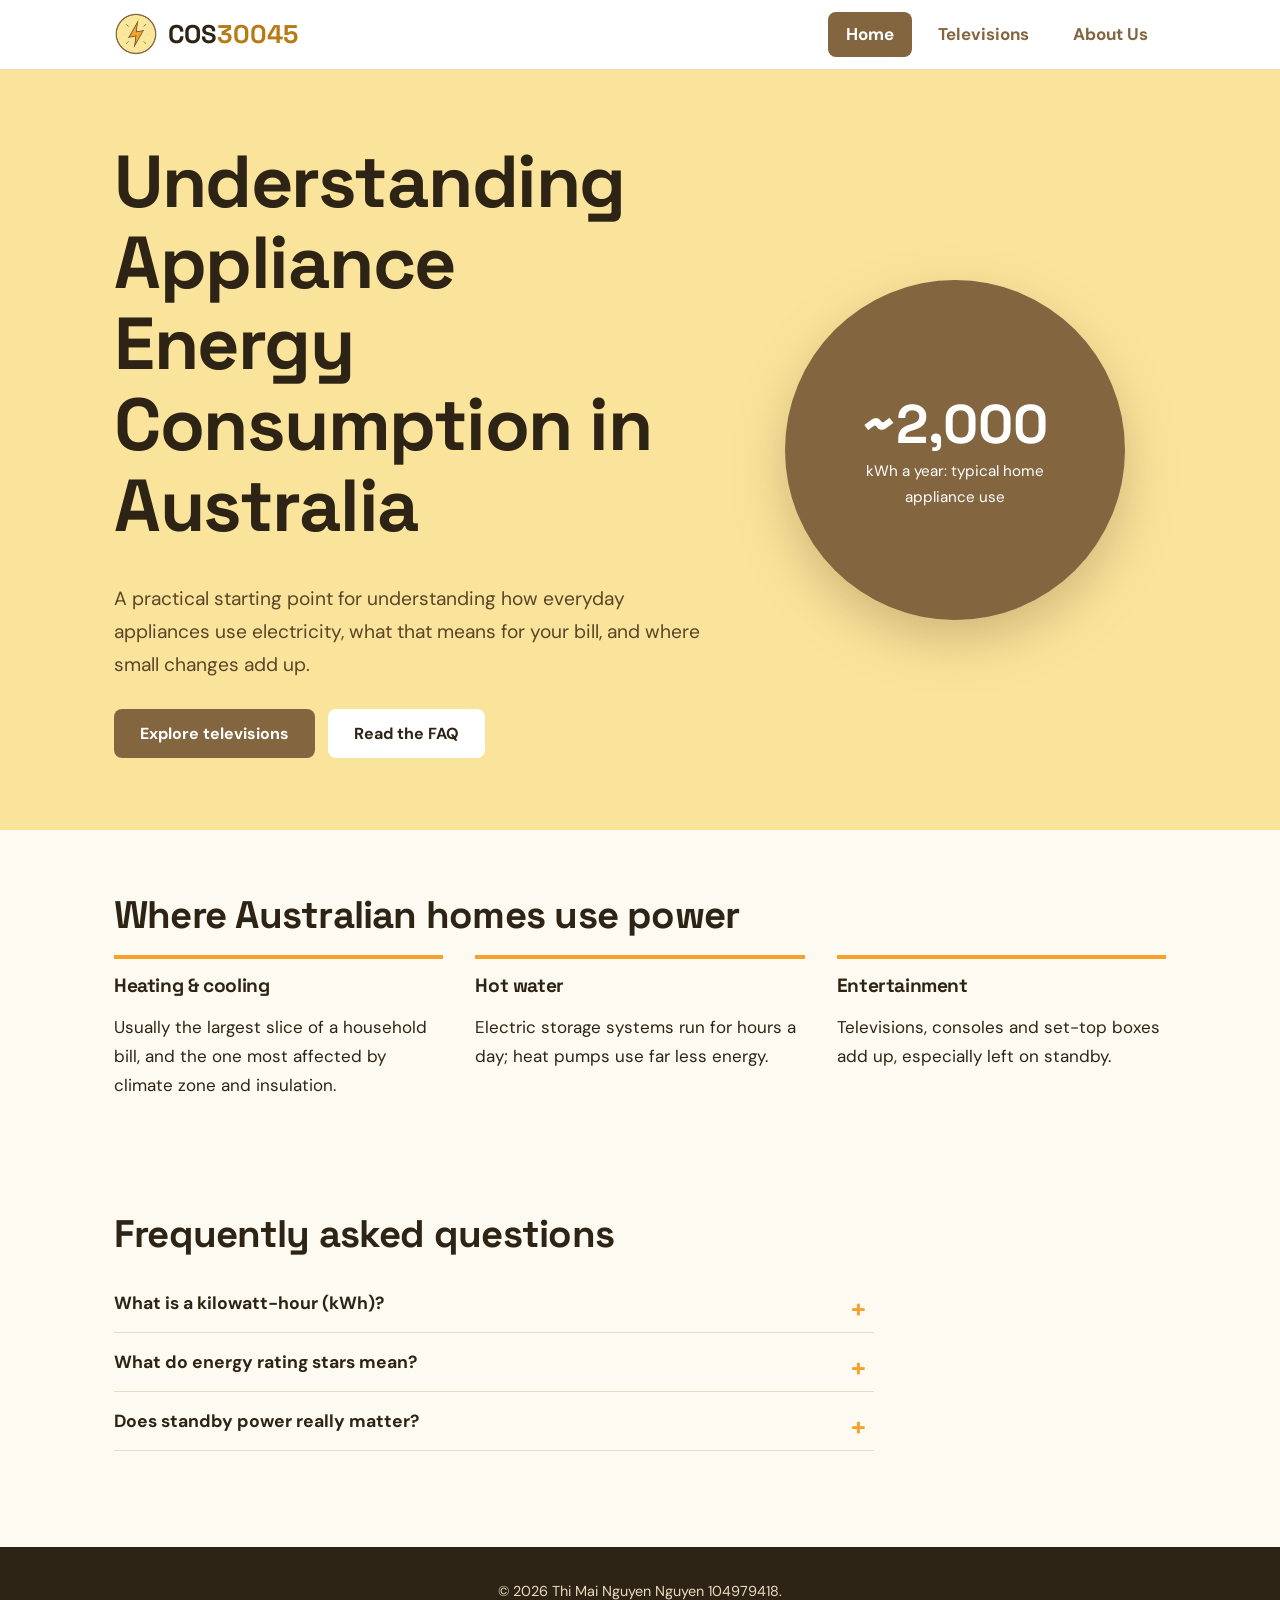
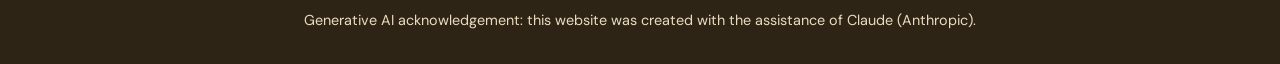
<file: index.html>
<!DOCTYPE html>
<html lang="en">

<head>
    <meta charset="utf-8">
    <meta name="viewport" content="width=device-width,initial-scale=1">
    <title>Home | COS30045</title>
    <link rel="icon" href="assets/img/PowerIcon.svg">
    <link rel="preconnect" href="https://fonts.googleapis.com">
    <link
        href="https://fonts.googleapis.com/css2?family=DM+Sans:wght@400;500;700&family=Space+Grotesk:wght@600;700&display=swap"
        rel="stylesheet">
    <link rel="stylesheet" href="assets/css/style.css">
</head>

<body>
    <header class="site-header">
        <nav class="nav" aria-label="Main">
            <a class="logo" href="index.html"><img src="assets/img/PowerIcon.png" alt="" width="44"
                    height="44"><span>COS<b>30045</b></span></a>
            <ul>
                <li><a href="index.html" class="active" aria-current="page">Home</a></li>
                <li><a href="televisions.html">Televisions</a></li>
                <li><a href="about.html">About Us</a></li>
            </ul>
        </nav>
    </header>
    <main>
        <section class="hero">
            <div class="wrap hero-grid">
                <div>
                    <h1>Understanding<br>Appliance Energy Consumption in Australia </h1>
                    <p class="lead">A practical starting point for understanding how everyday appliances use
                        electricity, what that means for your bill, and where small changes add up.</p>
                    <a class="btn" href="televisions.html">Explore televisions</a> 
                    <a class="btn alt" href="#faq">Read the FAQ</a>
                </div>
                <div class="disc"><strong>~2,000</strong><span>kWh a year: typical home appliance use</span></div>
            </div>
        </section>
        <section class="wrap block">
            <h2>Where Australian homes use power</h2>
            <div class="cols">
                <article>
                    <h3>Heating &amp; cooling</h3>
                    <p>Usually the largest slice of a household bill, and the one most affected by climate zone and
                        insulation.</p>
                </article>
                <article>
                    <h3>Hot water</h3>
                    <p>Electric storage systems run for hours a day; heat pumps use far less energy.</p>
                </article>
                <article>
                    <h3>Entertainment</h3>
                    <p>Televisions, consoles and set-top boxes add up, especially left on standby.</p>
                </article>
            </div>
        </section>
        <section class="wrap block" id="faq">
            <h2>Frequently asked questions</h2>
            <div class="accordion">
                <div class="acc-item"><button class="acc-btn" aria-expanded="false" aria-controls="a1" id="q1">What is a
                        kilowatt-hour (kWh)?</button>
                    <div class="acc-panel" id="a1" role="region" aria-labelledby="q1" hidden>
                        <p>A kWh is the energy used by a 1,000 watt appliance running for one hour. Retailers bill you
                            per kWh.</p>
                    </div>
                </div>
                <div class="acc-item"><button class="acc-btn" aria-expanded="false" aria-controls="a2" id="q2">What do
                        energy rating stars mean?</button>
                    <div class="acc-panel" id="a2" role="region" aria-labelledby="q2" hidden>
                        <p>Stars compare efficiency within a similar size range, so a large and a small model can share
                            a rating but use very different power.</p>
                    </div>
                </div>
                <div class="acc-item"><button class="acc-btn" aria-expanded="false" aria-controls="a3" id="q3">Does
                        standby power really matter?</button>
                    <div class="acc-panel" id="a3" role="region" aria-labelledby="q3" hidden>
                        <p>Small standby draws run all day, every day, so they can quietly add a noticeable amount each
                            year.</p>
                    </div>
                </div>
            </div>
        </section>
    </main>
    <footer class="site-footer">
        <p>&copy; <span id="year">2026</span> Thi Mai Nguyen Nguyen 104979418.</p>
        <p>Generative AI acknowledgement: this website was created with the assistance of Claude (Anthropic).</p>
    </footer>
    <script src="assets/js/script.js"></script>
</body>

</html>
</file>
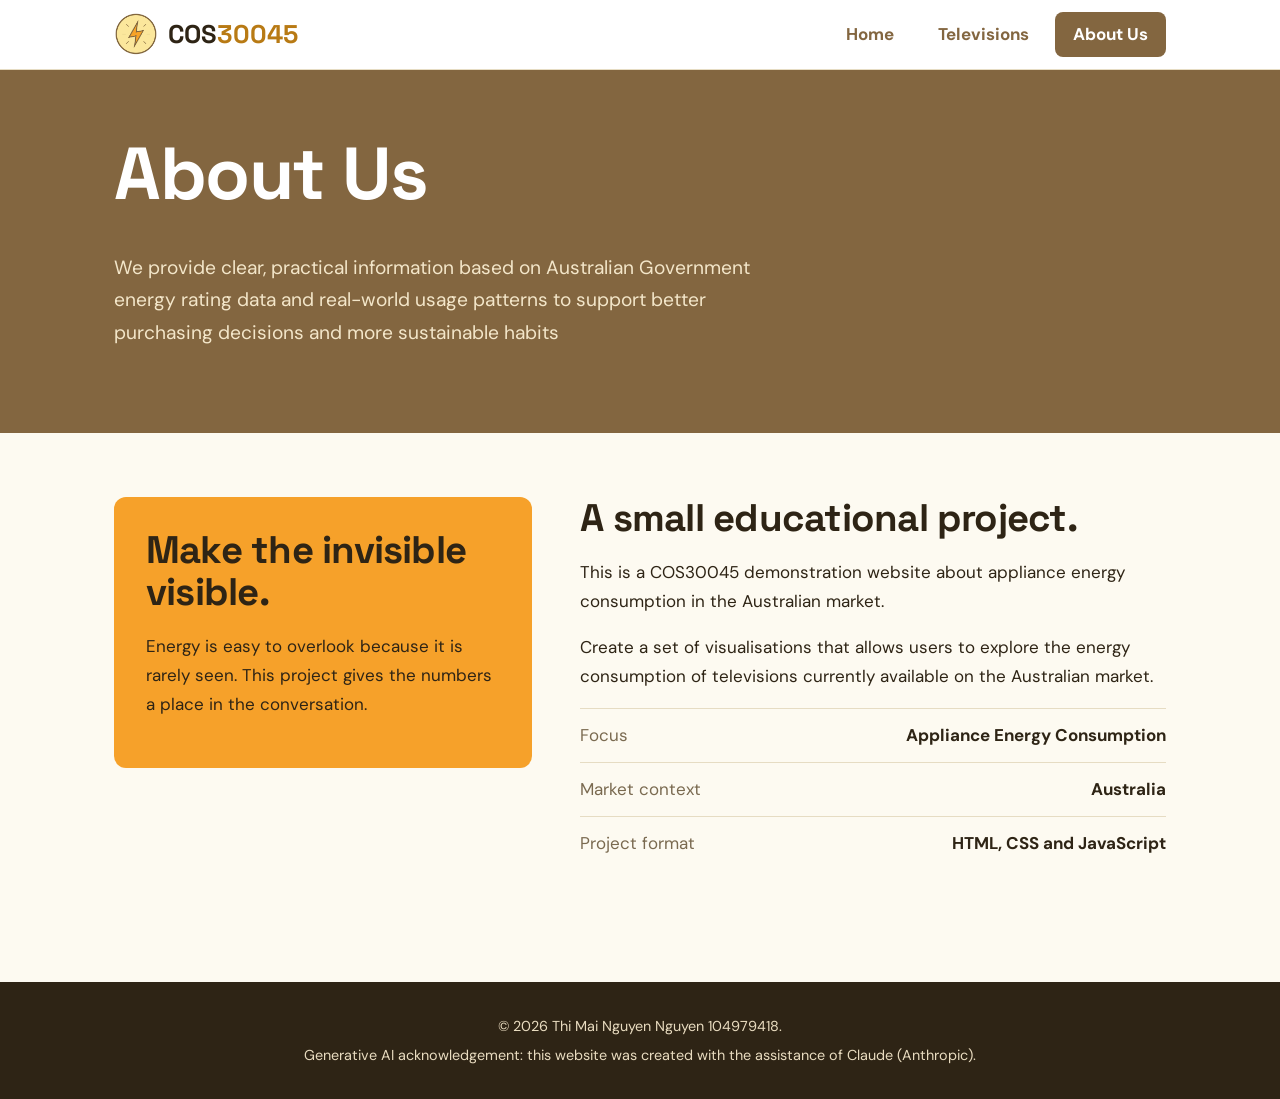
<file: about.html>
<!DOCTYPE html>
<html lang="en">

<head>
    <meta charset="utf-8">
    <meta name="viewport" content="width=device-width,initial-scale=1">
    <title>About Us | COS30045</title>
    <link rel="icon" href="assets/img/PowerIcon.svg">
    <link rel="preconnect" href="https://fonts.googleapis.com">
    <link
        href="https://fonts.googleapis.com/css2?family=DM+Sans:wght@400;500;700&family=Space+Grotesk:wght@600;700&display=swap"
        rel="stylesheet">
    <link rel="stylesheet" href="assets/css/style.css">
</head>

<body>
    <header class="site-header">
        <nav class="nav" aria-label="Main">
            <a class="logo" href="index.html"><img src="assets/img/PowerIcon.png" alt="" width="44"
                    height="44"><span>COS<b>30045</b></b></span></a>
            <ul>
                <li><a href="index.html">Home</a></li>
                <li><a href="televisions.html">Televisions</a></li>
                <li><a href="about.html" class="active" aria-current="page">About Us</a></li>
            </ul>
        </nav>
    </header>
    <main>
        <section class="page-hero">
            <div class="wrap">
                <h1>About Us</h1>
                <p class="lead">We provide clear, practical information based on Australian Government 
                    energy rating data and real-world usage patterns to support better purchasing decisions and more sustainable habits</p>
            </div>
        </section>
        <section class="wrap block about">
            <div class="panel">
                <h2>Make the invisible visible.</h2>
                <p>Energy is easy to overlook because it is rarely seen. This project gives the numbers a place in the
                    conversation.</p>
            </div>
            <div>
                <h2>A small educational project.</h2>
                <p>This is a COS30045 demonstration website about appliance energy consumption in the Australian
                    market.</p>
                <p>Create a set of 
                    visualisations that allows users to explore the energy 
                    consumption of televisions currently available on the 
                    Australian market.</p>
                <dl>
                    <div>
                        <dt>Focus</dt>
                        <dd>Appliance Energy Consumption</dd>
                    </div>
                    <div>
                        <dt>Market context</dt>
                        <dd>Australia</dd>
                    </div>
                    <div>
                        <dt>Project format</dt>
                        <dd>HTML, CSS and JavaScript</dd>
                    </div>
                </dl>
            </div>
        </section>
    </main>

    <footer class="site-footer">
        <p>&copy; <span id="year">2026</span> Thi Mai Nguyen Nguyen 104979418.</p>
        <p>Generative AI acknowledgement: this website was created with the assistance of Claude (Anthropic).</p>
    </footer>

    <script src="assets/js/script.js"></script>
</body>

</html>
</file>
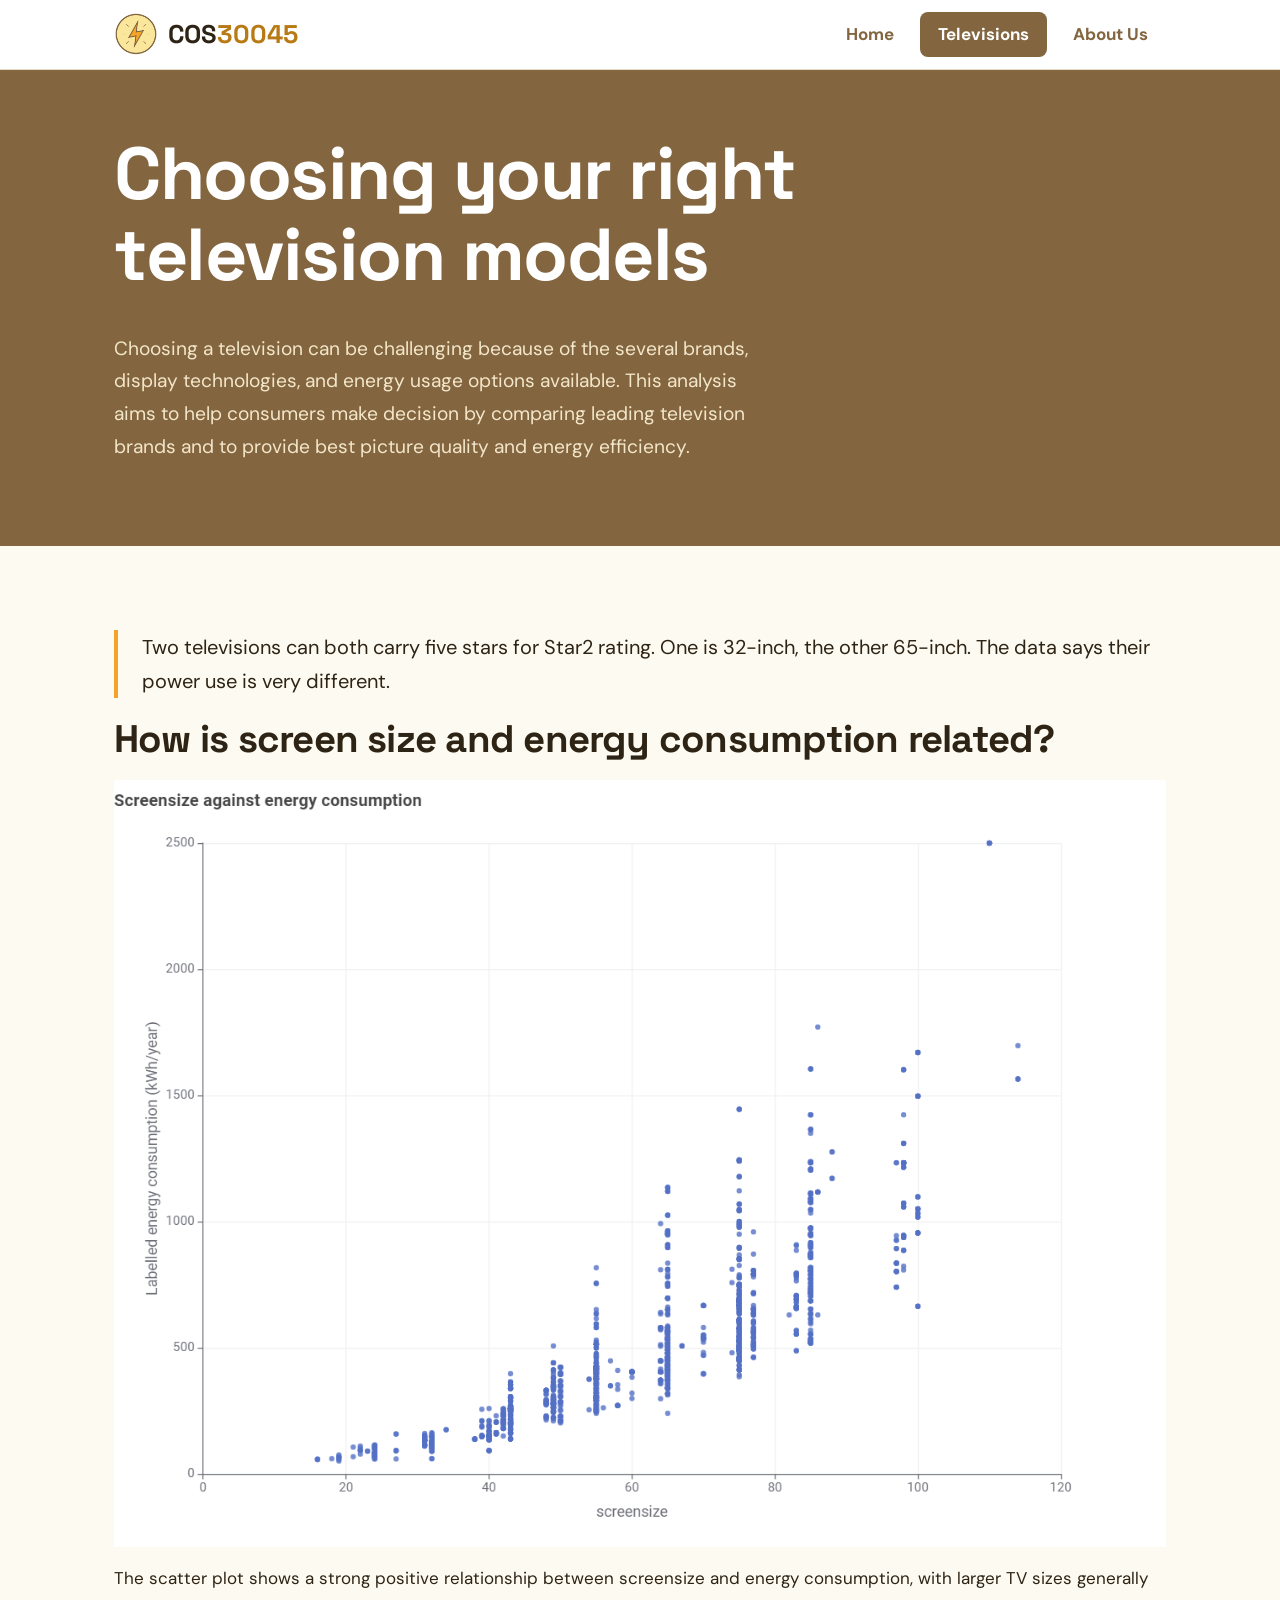
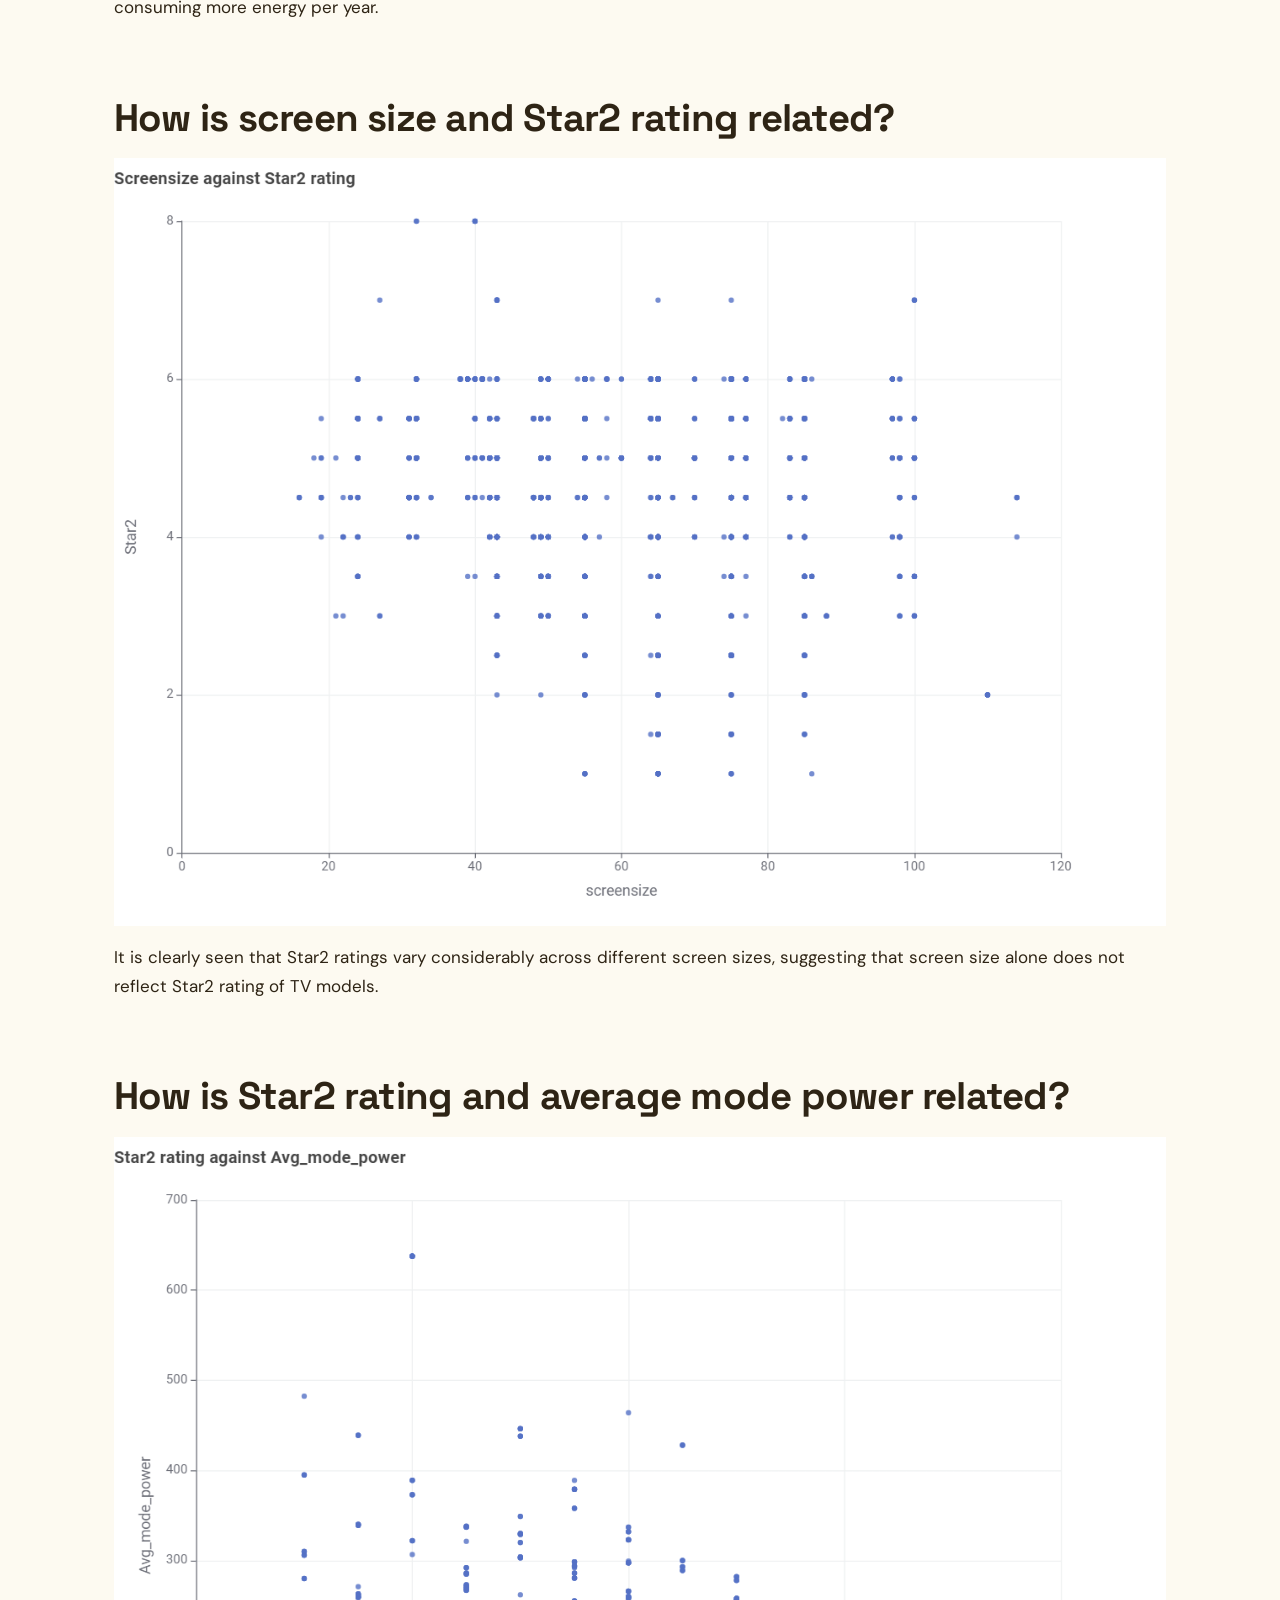
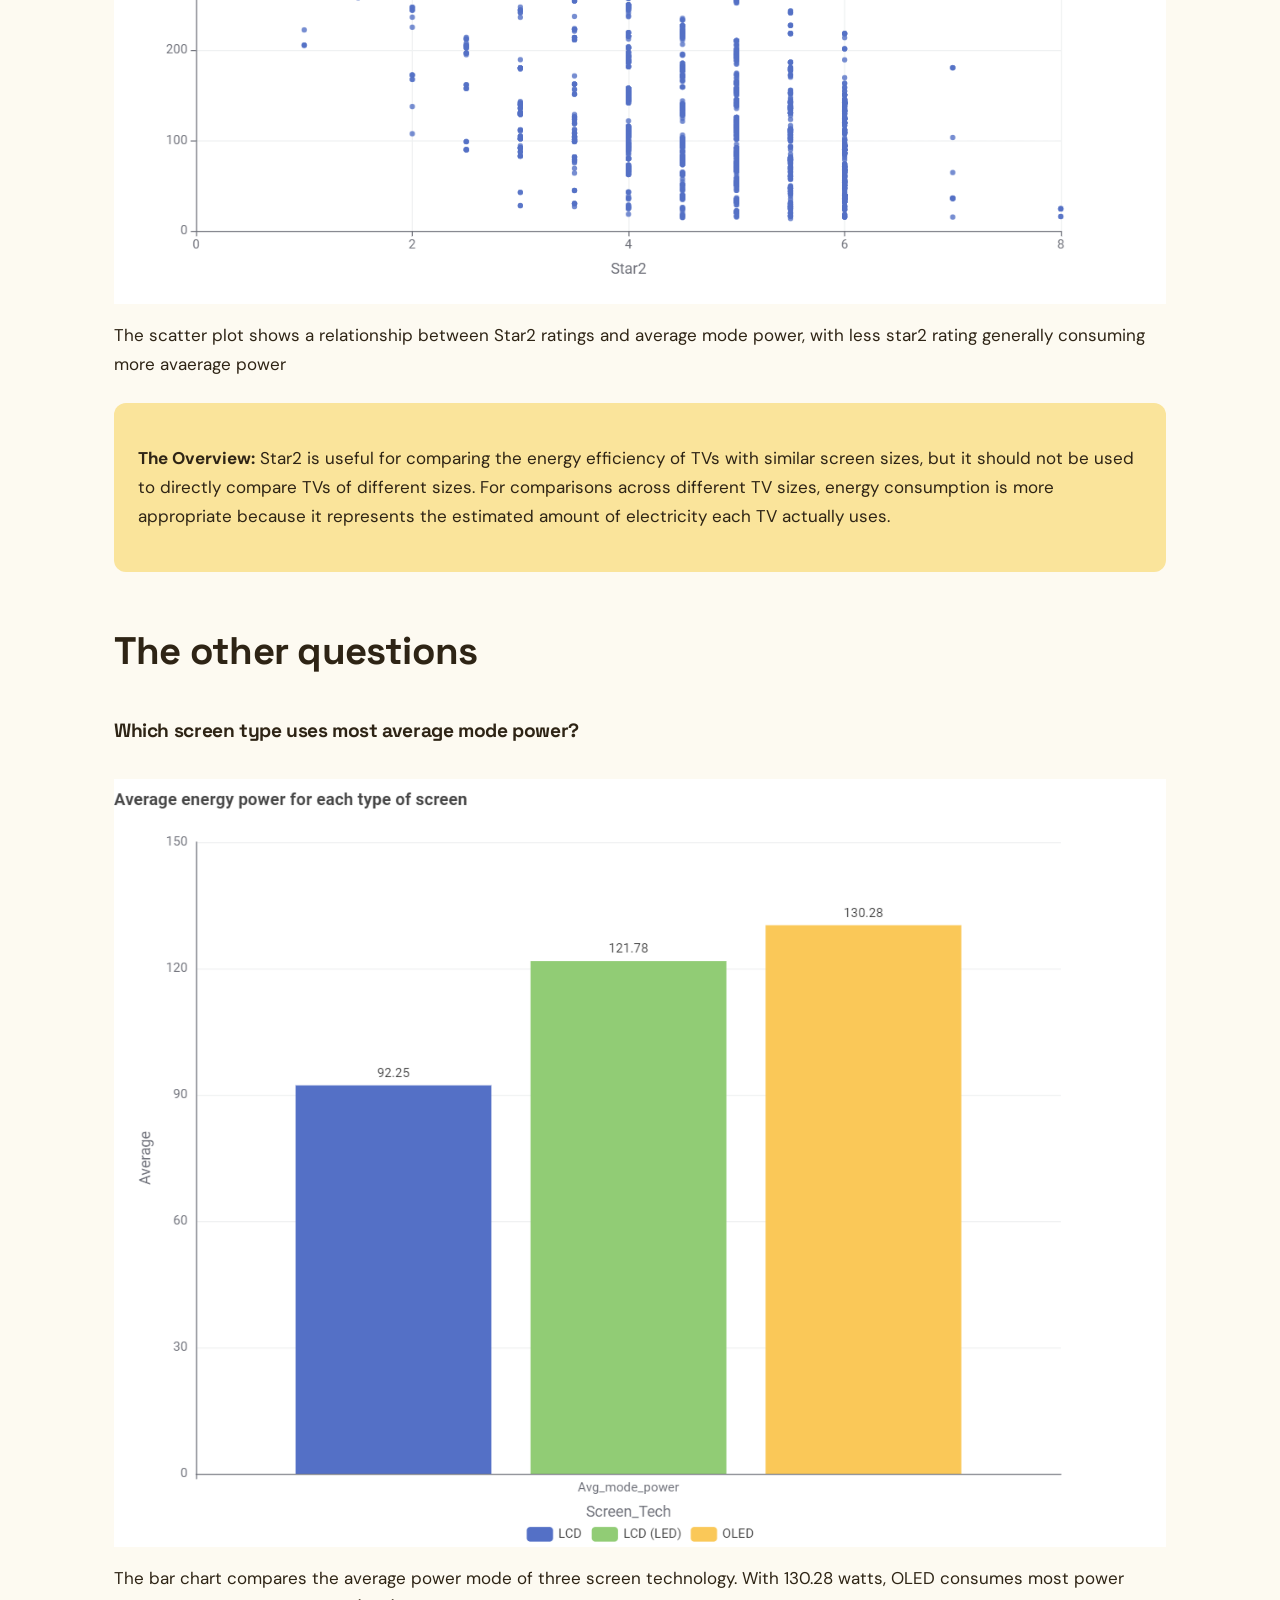
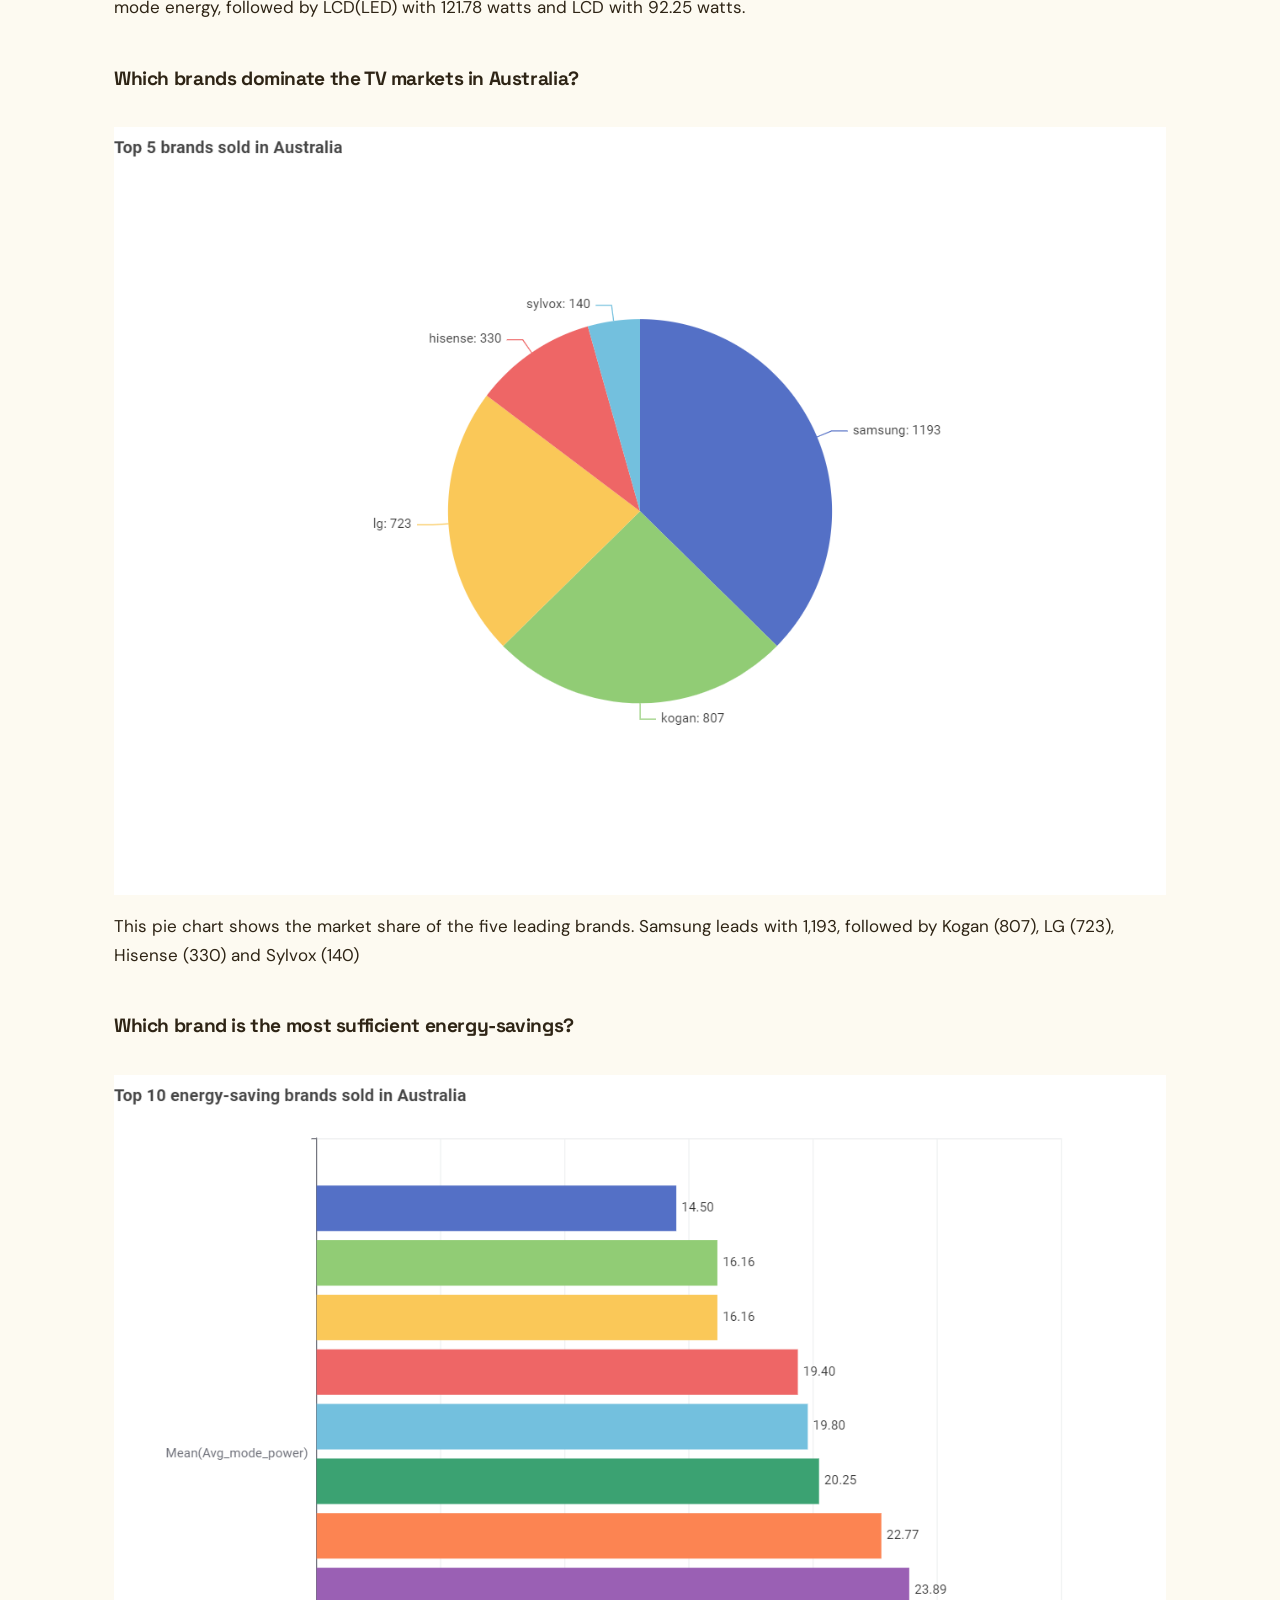
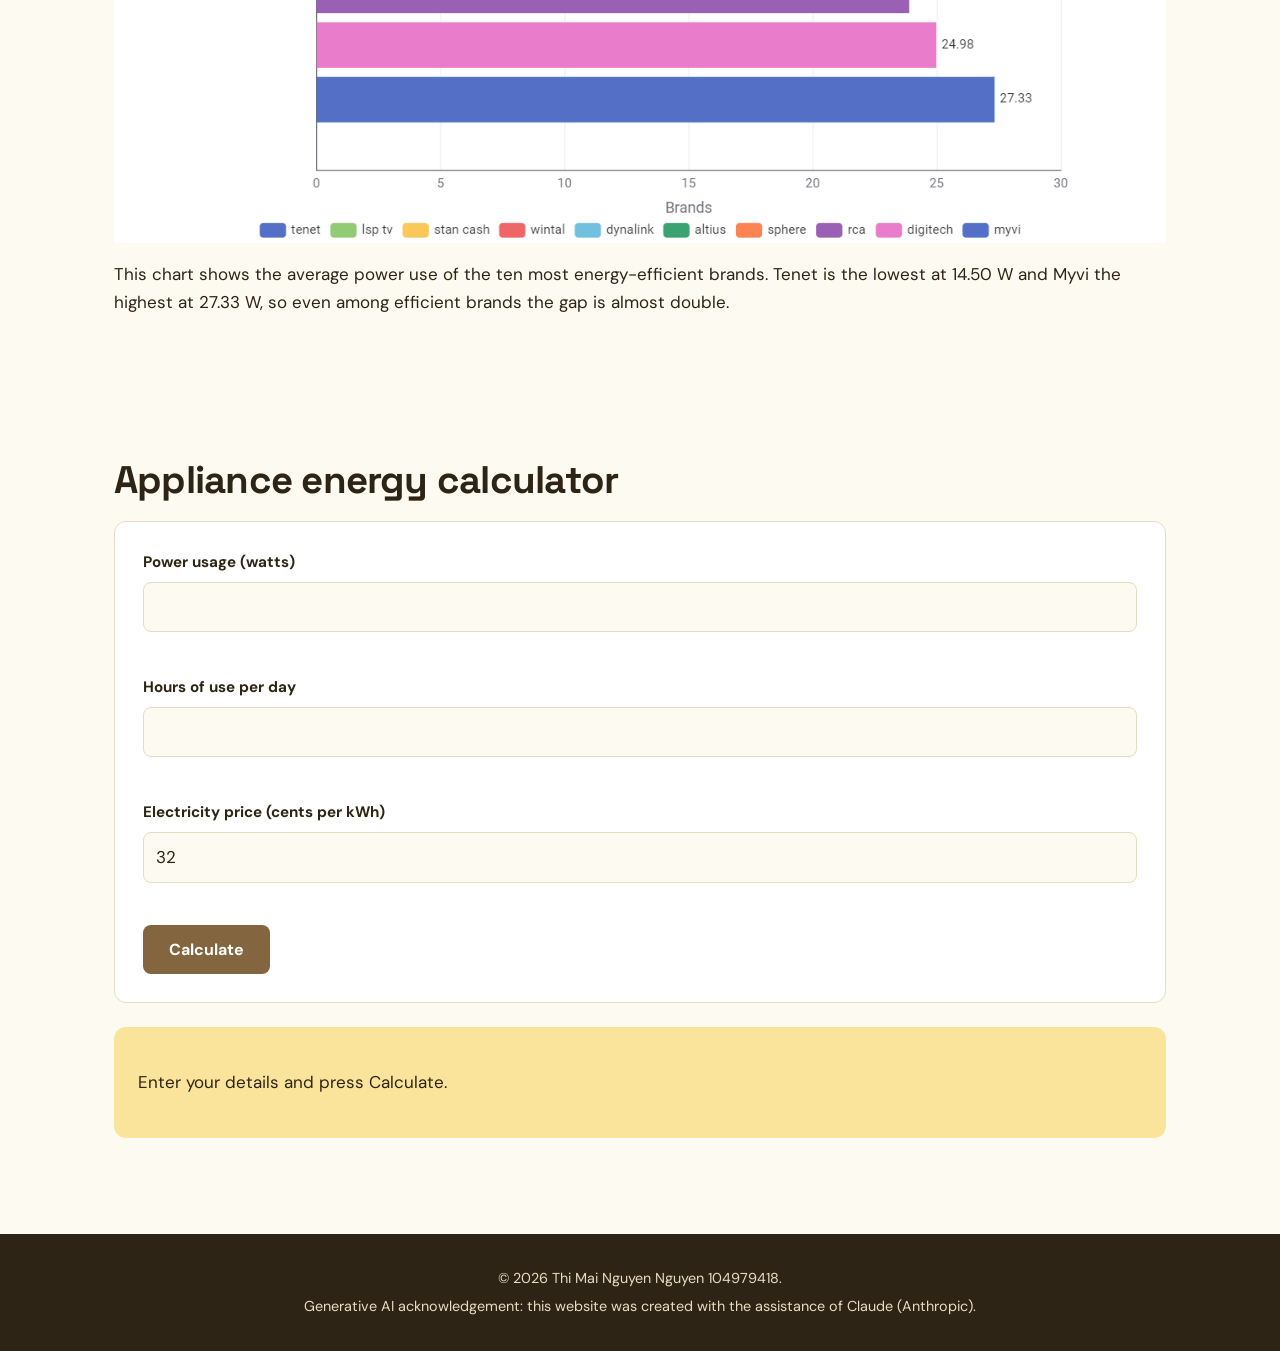
<file: televisions.html>
<!DOCTYPE html>
<html lang="en">

<head>
    <meta charset="utf-8">
    <meta name="viewport" content="width=device-width,initial-scale=1">
    <title>Televisions | COS30045</title>
    <link rel="icon" href="assets/img/PowerIcon.svg">
    <link rel="preconnect" href="https://fonts.googleapis.com">
    <link
        href="https://fonts.googleapis.com/css2?family=DM+Sans:wght@400;500;700&family=Space+Grotesk:wght@600;700&display=swap"
        rel="stylesheet">
    <link rel="stylesheet" href="assets/css/style.css">
</head>

<body>
    <header class="site-header">
        <nav class="nav" aria-label="Main">
            <a class="logo" href="index.html"><img src="assets/img/PowerIcon.png" alt="" width="44"
                    height="44"><span>COS<b>30045</b></span></a>
            <ul>
                <li><a href="index.html">Home</a></li>
                <li><a href="televisions.html" class="active" aria-current="page">Televisions</a></li>
                <li><a href="about.html">About Us</a></li>
            </ul>
        </nav>
    </header>
    <main>
        <section class="page-hero">
            <div class="wrap">
                <h1>Choosing your right <br> television models</h1>
                <p class="lead">Choosing a television can be challenging because of the several brands, display technologies, 
                    and energy usage options available. This analysis aims to help consumers make decision by comparing 
                    leading television brands and to provide best picture quality and energy efficiency.</p>
            </div>
        </section>

        <section class="wrap block television-analysis">
            <p class="pull">Two televisions can both carry five stars for Star2 rating. One is 32-inch, the other 65-inch. The data says
                their power use is very different.</p>

            <h2> How is screen size and energy consumption related?</h2>

            <img
            src="assets/img/q1.png"
            alt="Scatter plot showing relationship between screensize and energy consumption"
            />

            <p>The scatter plot shows a strong positive relationship between screensize and energy consumption, 
                with larger TV sizes generally consuming more energy per year.</p>
            <br>
            <br>


            <h2> How is screen size and Star2 rating related?</h2>
            <img
            src="assets/img/q2.png"
            alt="Scatter plot showing relationship between screensize and Star2 rating"
            />
            <p>It is clearly seen that Star2 ratings vary considerably 
                across different screen sizes, suggesting that screen size alone does not reflect Star2 rating of TV models.</p>
            <br>
            <br>

            <h2> How is Star2 rating and average mode power related?</h2>
            <img
            src="assets/img/q3.png"
            alt="Scatter plot showing relationship between mode power related and Star2 rating"
            />
            <p>The scatter plot shows a relationship between Star2 ratings and average mode power, 
                with less star2 rating generally consuming more avaerage power</p>

            <div class="results" id="overview-results" aria-live="polite">
                <p><b>The Overview:</b>
                    Star2 is useful for comparing the energy efficiency of TVs with similar screen sizes,
                     but it should not be used to directly compare TVs of different sizes. 
                     For comparisons across different TV sizes, energy consumption is 
                     more appropriate because it represents the estimated amount of electricity each TV actually uses.</p>
            </div>
            <br>
            <br>
            

            <h2> The other questions</h2>
            <br>

            <h3> Which screen type uses most average mode power?</h3>
            <br>
            <img
            src="assets/img/q4.png"
            alt="The bar chart showing the average mode power of three sceen types"
            />
            <p>The bar chart compares the average power mode of three screen technology.
                With 130.28 watts, OLED consumes most power mode energy, followed by LCD(LED) with 121.78 watts
                and LCD with 92.25 watts.
            </p>
            <br>

            <h3> Which brands dominate the TV markets in Australia?</h3>
            <br>
            <img
            src="assets/img/q5.png"
            alt="Top 5 brands sold in Australia"
            />
            <p>This pie chart shows the market share of the five leading brands. 
                Samsung leads with 1,193, followed by Kogan (807), LG (723), Hisense (330) and Sylvox (140) </p>
            <br>

            <h3> Which brand is the most sufficient energy-savings?</h3>
            <br>
            <img
            src="assets/img/q6.png"
            alt="Top 10 energy-saving brand in Autralia"
            />
            <p>This chart shows the average power use of the ten most energy-efficient brands. 
                Tenet is the lowest at 14.50 W and Myvi the highest at 27.33 W, so even among efficient brands the gap is almost double.</p>
            <br>
             
        </section>


        <section class="wrap block" id="calc">
            <h2>Appliance energy calculator</h2>

            <form id="calc-form" class="calc" novalidate>
                <div class="field"><label for="watts">Power usage (watts)</label><input id="watts" type="number" min="0"
                        step="any" inputmode="decimal"><small class="err" id="watts-err"></small>
                </div>

                <div class="field"><label for="hours">Hours of use per day</label><input id="hours" type="number"
                        min="0" max="24" step="any" inputmode="decimal"><small class="err" id="hours-err"></small>
                </div>

                <div class="field"><label for="price">Electricity price (cents per kWh)</label><input id="price"
                        type="number" min="0" step="any" value="32" inputmode="decimal"><small class="err"
                        id="price-err"></small>
                </div>
                        
                <button class="btn" type="submit">Calculate</button>
            </form>

            <div class="results" id="results" aria-live="polite">
                <p>Enter your details and press Calculate.</p>
            </div>

        </section>

    </main>

    <footer class="site-footer">
        <p>&copy; <span id="year">2026</span> Thi Mai Nguyen Nguyen 104979418.</p>
        <p>Generative AI acknowledgement: this website was created with the assistance of Claude (Anthropic).</p>
    </footer>

    <script src="assets/js/script.js"></script>
</body>

</html>
</file>
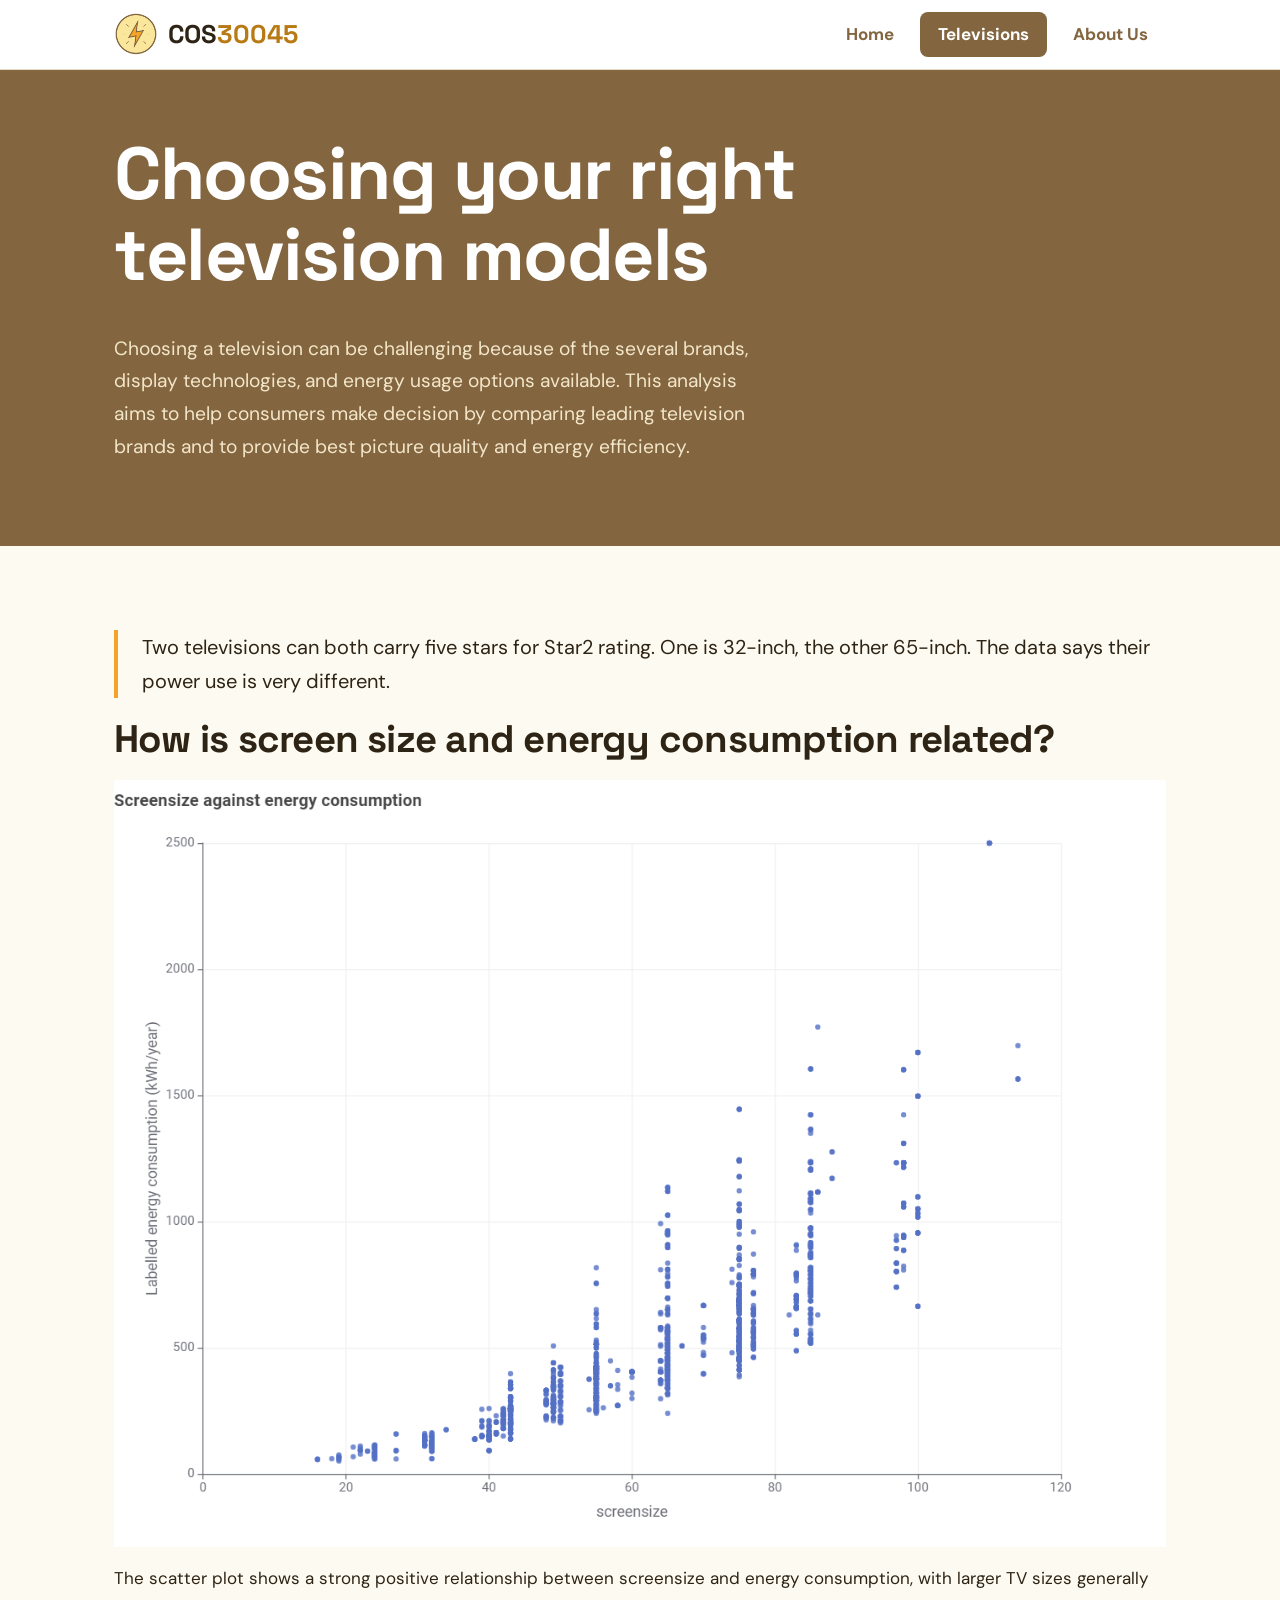
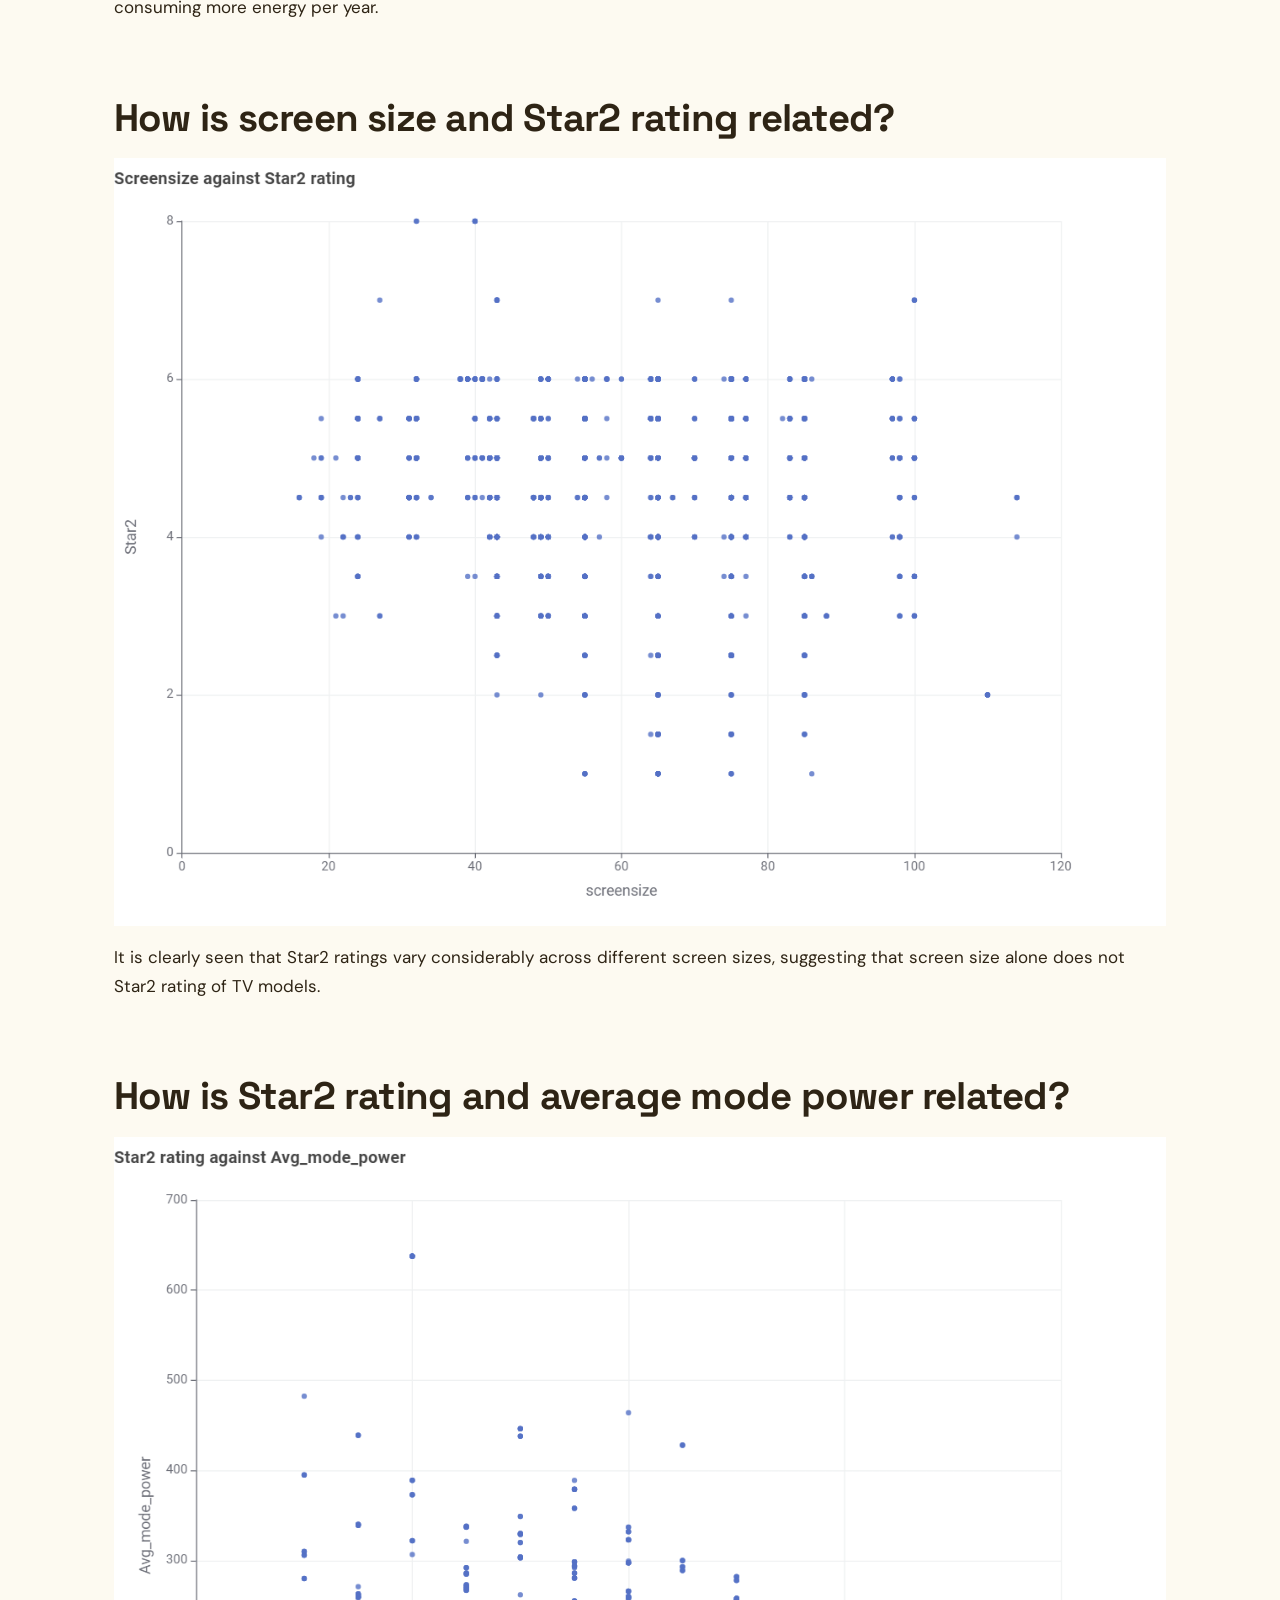
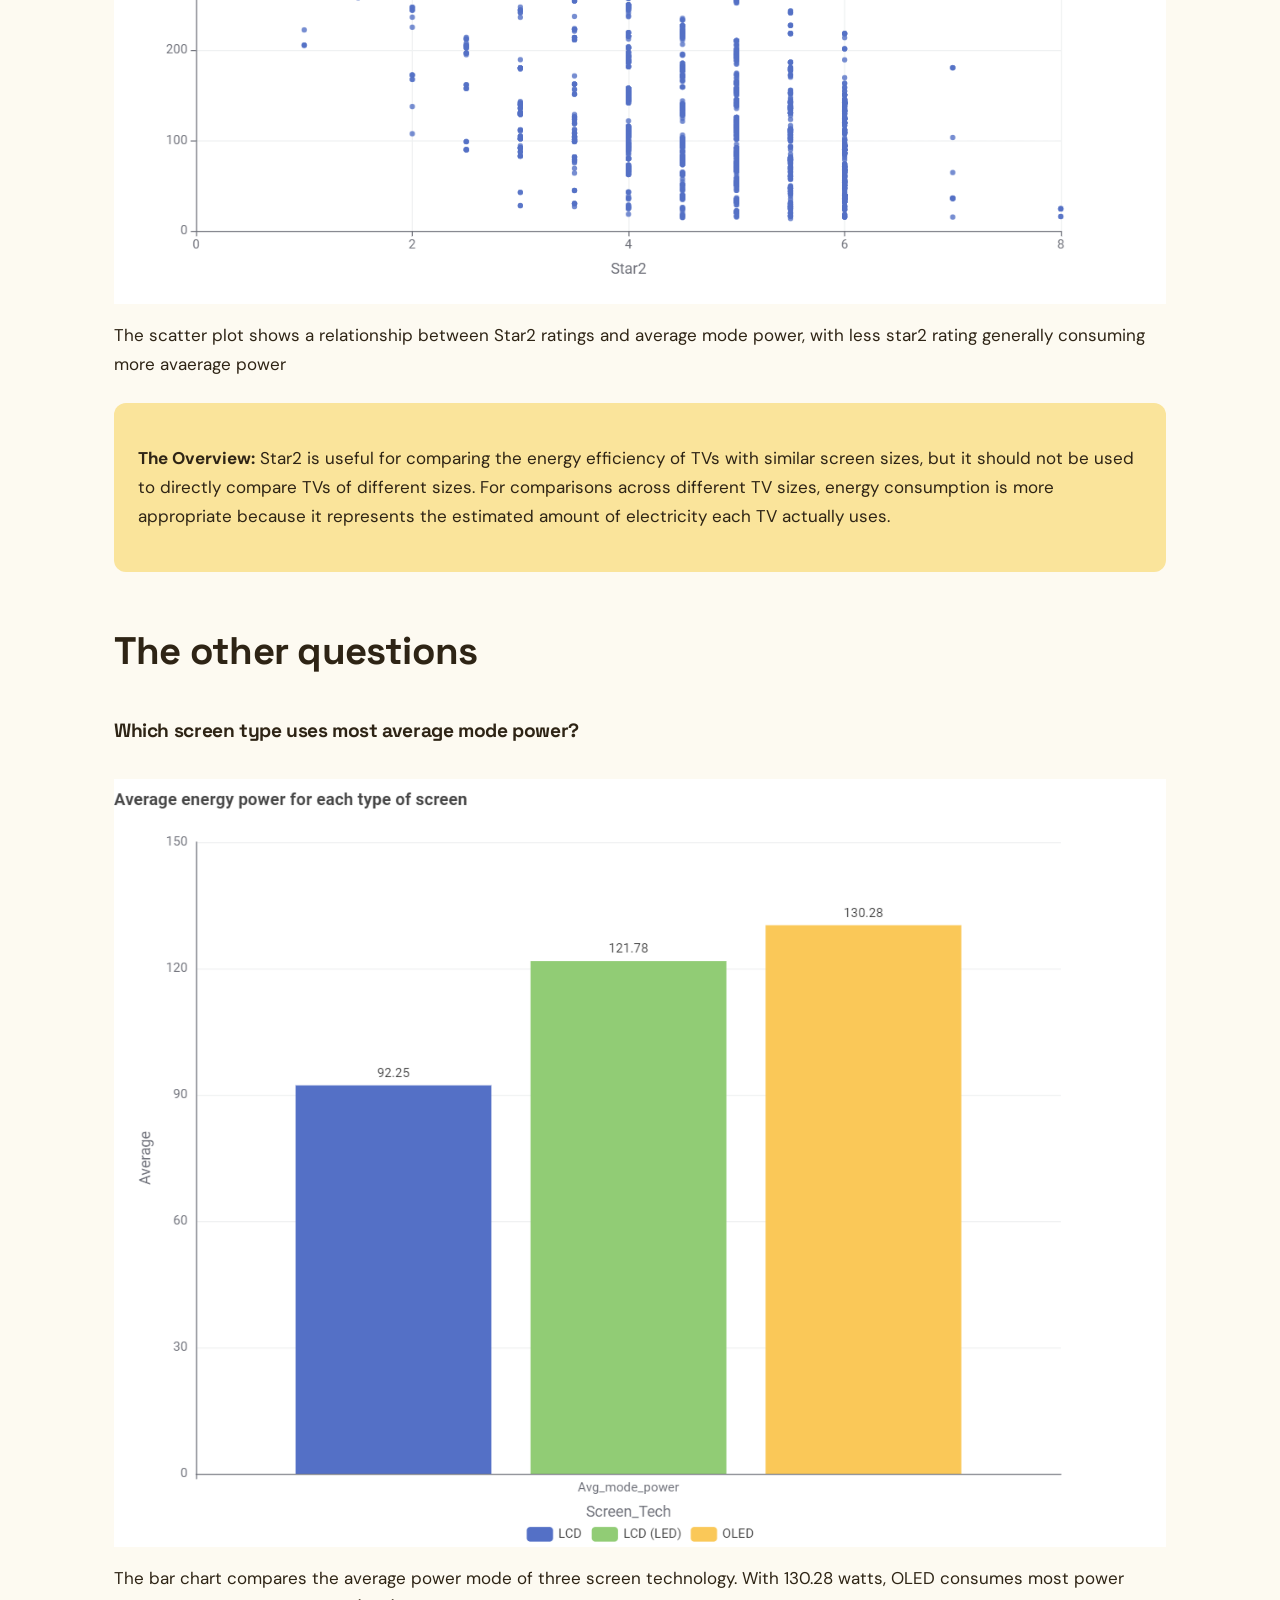
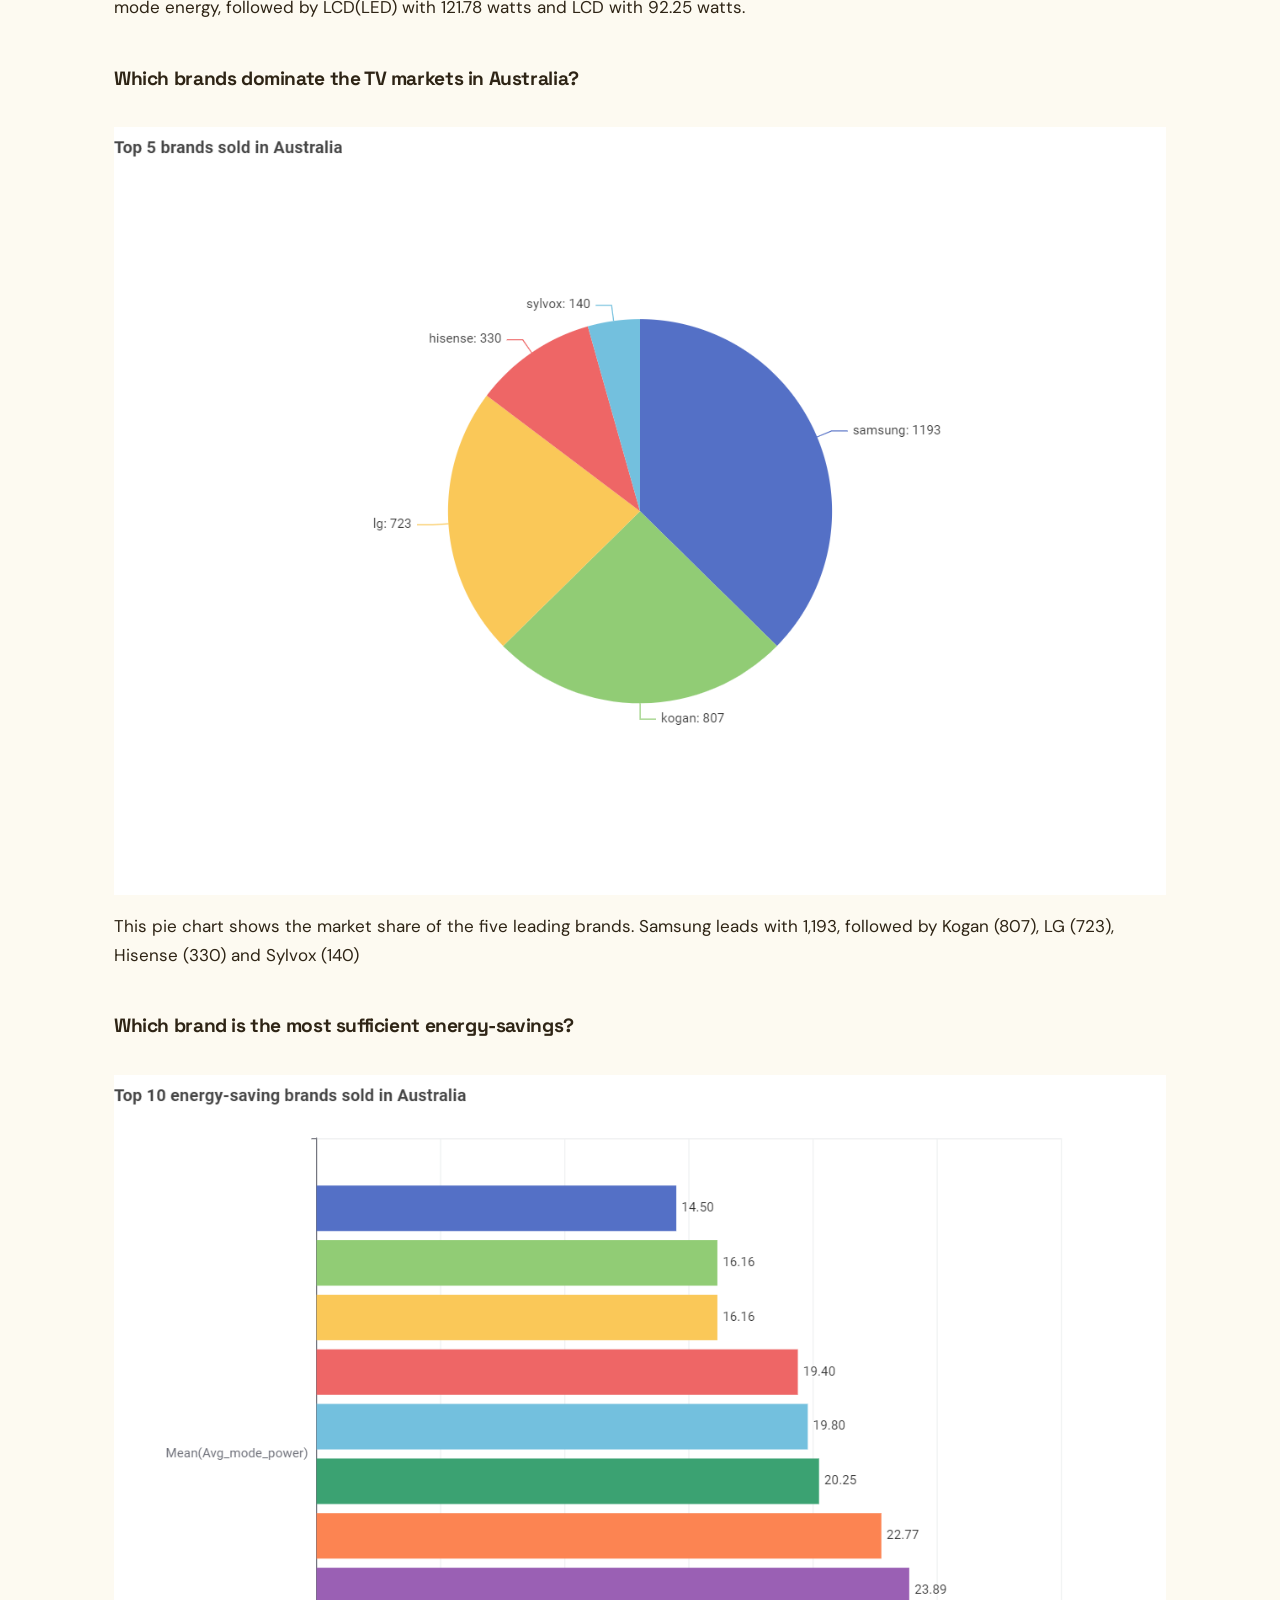
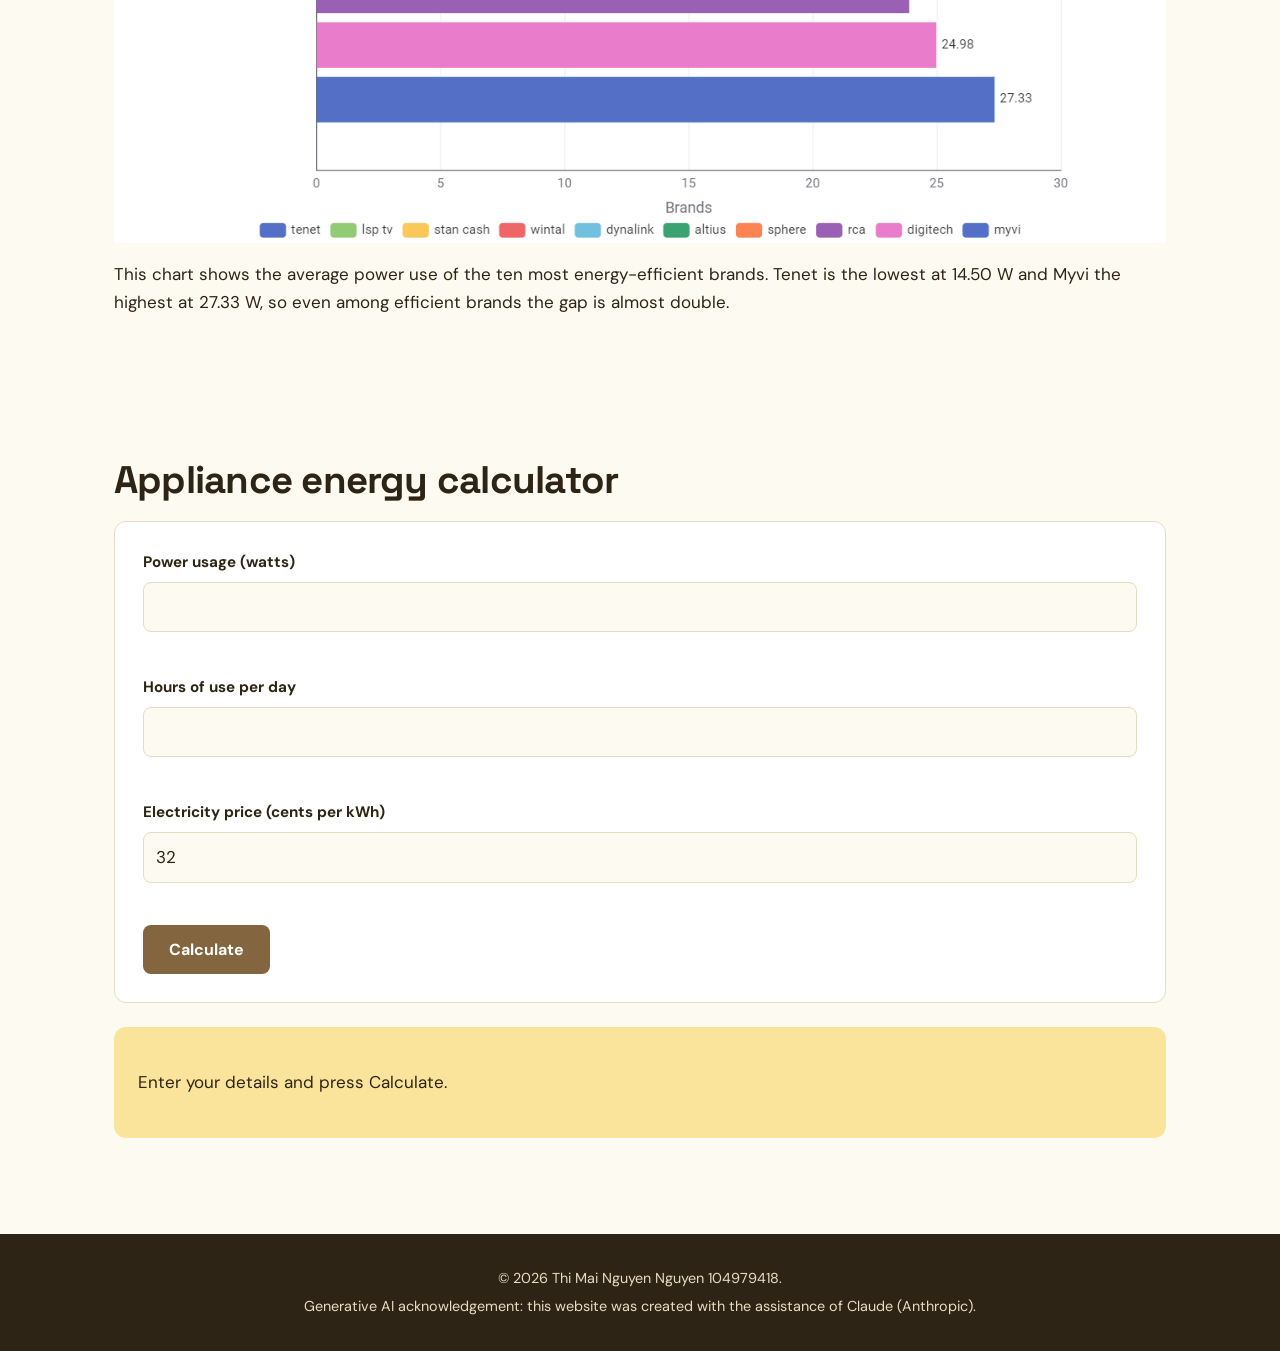
<file: demo/televisions.html>
<!DOCTYPE html>
<html lang="en">

<head>
    <meta charset="utf-8">
    <meta name="viewport" content="width=device-width,initial-scale=1">
    <title>Televisions | COS30045</title>
    <link rel="icon" href="assets/img/PowerIcon.svg">
    <link rel="preconnect" href="https://fonts.googleapis.com">
    <link
        href="https://fonts.googleapis.com/css2?family=DM+Sans:wght@400;500;700&family=Space+Grotesk:wght@600;700&display=swap"
        rel="stylesheet">
    <link rel="stylesheet" href="assets/css/style.css">
</head>

<body>
    <header class="site-header">
        <nav class="nav" aria-label="Main">
            <a class="logo" href="index.html"><img src="assets/img/PowerIcon.png" alt="" width="44"
                    height="44"><span>COS<b>30045</b></span></a>
            <ul>
                <li><a href="index.html">Home</a></li>
                <li><a href="televisions.html" class="active" aria-current="page">Televisions</a></li>
                <li><a href="about.html">About Us</a></li>
            </ul>
        </nav>
    </header>
    <main>
        <section class="page-hero">
            <div class="wrap">
                <h1>Choosing your right <br> television models</h1>
                <p class="lead">Choosing a television can be challenging because of the several brands, display technologies, 
                    and energy usage options available. This analysis aims to help consumers make decision by comparing 
                    leading television brands and to provide best picture quality and energy efficiency.</p>
            </div>
        </section>

        <section class="wrap block television-analysis">
            <p class="pull">Two televisions can both carry five stars for Star2 rating. One is 32-inch, the other 65-inch. The data says
                their power use is very different.</p>

            <h2> How is screen size and energy consumption related?</h2>

            <img
            src="assets/img/q1.png"
            alt="Scatter plot showing relationship between screensize and energy consumption"
            />

            <p>The scatter plot shows a strong positive relationship between screensize and energy consumption, 
                with larger TV sizes generally consuming more energy per year.</p>
            <br>
            <br>


            <h2> How is screen size and Star2 rating related?</h2>
            <img
            src="assets/img/q2.png"
            alt="Scatter plot showing relationship between screensize and Star2 rating"
            />
            <p>It is clearly seen that Star2 ratings vary considerably 
                across different screen sizes, suggesting that screen size alone does not Star2 rating of TV models.</p>
            <br>
            <br>

            <h2> How is Star2 rating and average mode power related?</h2>
            <img
            src="assets/img/q3.png"
            alt="Scatter plot showing relationship between mode power related and Star2 rating"
            />
            <p>The scatter plot shows a relationship between Star2 ratings and average mode power, 
                with less star2 rating generally consuming more avaerage power</p>

            <div class="results" id="overview-results" aria-live="polite">
                <p><b>The Overview:</b>
                    Star2 is useful for comparing the energy efficiency of TVs with similar screen sizes,
                     but it should not be used to directly compare TVs of different sizes. 
                     For comparisons across different TV sizes, energy consumption is 
                     more appropriate because it represents the estimated amount of electricity each TV actually uses.</p>
            </div>
            <br>
            <br>
            

            <h2> The other questions</h2>
            <br>

            <h3> Which screen type uses most average mode power?</h3>
            <br>
            <img
            src="assets/img/q4.png"
            alt="The bar chart showing the average mode power of three sceen types"
            />
            <p>The bar chart compares the average power mode of three screen technology.
                With 130.28 watts, OLED consumes most power mode energy, followed by LCD(LED) with 121.78 watts
                and LCD with 92.25 watts.
            </p>
            <br>

            <h3> Which brands dominate the TV markets in Australia?</h3>
            <br>
            <img
            src="assets/img/q5.png"
            alt="Top 5 brands sold in Australia"
            />
            <p>This pie chart shows the market share of the five leading brands. 
                Samsung leads with 1,193, followed by Kogan (807), LG (723), Hisense (330) and Sylvox (140) </p>
            <br>

            <h3> Which brand is the most sufficient energy-savings?</h3>
            <br>
            <img
            src="assets/img/q6.png"
            alt="Top 10 energy-saving brand in Autralia"
            />
            <p>This chart shows the average power use of the ten most energy-efficient brands. 
                Tenet is the lowest at 14.50 W and Myvi the highest at 27.33 W, so even among efficient brands the gap is almost double.</p>
            <br>
             
        </section>


        <section class="wrap block" id="calc">
            <h2>Appliance energy calculator</h2>

            <form id="calc-form" class="calc" novalidate>
                <div class="field"><label for="watts">Power usage (watts)</label><input id="watts" type="number" min="0"
                        step="any" inputmode="decimal"><small class="err" id="watts-err"></small>
                </div>

                <div class="field"><label for="hours">Hours of use per day</label><input id="hours" type="number"
                        min="0" max="24" step="any" inputmode="decimal"><small class="err" id="hours-err"></small>
                </div>

                <div class="field"><label for="price">Electricity price (cents per kWh)</label><input id="price"
                        type="number" min="0" step="any" value="32" inputmode="decimal"><small class="err"
                        id="price-err"></small>
                </div>
                        
                <button class="btn" type="submit">Calculate</button>
            </form>

            <div class="results" id="results" aria-live="polite">
                <p>Enter your details and press Calculate.</p>
            </div>

        </section>

    </main>

    <footer class="site-footer">
        <p>&copy; <span id="year">2026</span> Thi Mai Nguyen Nguyen 104979418.</p>
        <p>Generative AI acknowledgement: this website was created with the assistance of Claude (Anthropic).</p>
    </footer>

    <script src="assets/js/script.js"></script>
</body>

</html>
</file>
<file: assets/css/style.css>
:root {
    --brown: #836640;
    --brown-d: #2e2415;
    --yellow: #fae49b;
    --orange: #f6a12a;
    --gold: #b87a14;
    --cream: #fdfaf1;
    --line: #e6dcc3;
    --err: #b3261e
}

* {
    box-sizing: border-box
}

html {
    scroll-behavior: smooth
}

body {
    margin: 0;
    font: 17px/1.7 "DM Sans", system-ui, sans-serif;
    color: var(--brown-d);
    background: var(--cream)
}

h1,
h2,
h3 {
    font-family: "Space Grotesk", sans-serif;
    line-height: 1.1;
    letter-spacing: -.02em;
    margin: 0 0 .5em
}

h1 {
    font-size: clamp(2.4rem, 6vw, 4.6rem)
}

h2 {
    font-size: clamp(1.7rem, 3.5vw, 2.4rem)
}

h3 {
    font-size: 1.2rem
}

a {
    color: inherit
}

:focus-visible {
    outline: 3px solid var(--orange);
    outline-offset: 3px
}

.wrap {
    max-width: 1100px;
    margin: 0 auto;
    padding: 0 24px
}

.narrow {
    max-width: 760px
}

.block {
    padding-top: 64px;
    padding-bottom: 32px
}

.site-header {
    position: sticky;
    top: 0;
    z-index: 10;
    background: #fff;
    border-bottom: 1px solid var(--line)
}

.nav {
    max-width: 1100px;
    margin: 0 auto;
    padding: 12px 24px;
    display: flex;
    align-items: center;
    justify-content: space-between;
    gap: 16px;
    flex-wrap: wrap
}

.logo {
    display: flex;
    align-items: center;
    gap: 10px;
    text-decoration: none;
    font: 700 1.6rem "Space Grotesk", sans-serif
}

.logo b {
    color: var(--gold)
}

.nav ul {
    display: flex;
    gap: 8px;
    list-style: none;
    margin: 0;
    padding: 0
}

.nav ul a {
    display: block;
    padding: 8px 18px;
    border-radius: 8px;
    text-decoration: none;
    font-weight: 700;
    color: var(--brown);
    transition: background .2s, color .2s
}

.nav ul a:hover {
    background: var(--yellow);
    color: var(--brown-d)
}

.nav ul a.active {
    background: var(--brown);
    color: #fff
}

.hero {
    background: var(--yellow);
    padding: 72px 0
}

.hero-grid {
    display: grid;
    grid-template-columns: 1.4fr 1fr;
    gap: 40px;
    align-items: center
}

.lead {
    font-size: 1.2rem;
    max-width: 34em;
    color: #5a4527
}

.disc {
    aspect-ratio: 1;
    max-width: 340px;
    margin: auto;
    border-radius: 50%;
    background: var(--brown);
    color: #fff;
    display: flex;
    flex-direction: column;
    align-items: center;
    justify-content: center;
    text-align: center;
    padding: 48px;
    box-shadow: 0 20px 50px rgba(131, 102, 64, .35)
}

.disc strong {
    font: 700 3.4rem "Space Grotesk", sans-serif
}

.disc span {
    font-size: .95rem
}

.btn {
    display: inline-block;
    background: var(--brown);
    color: #fff;
    border: 0;
    border-radius: 8px;
    padding: 14px 26px;
    font: 700 1rem "DM Sans", sans-serif;
    text-decoration: none;
    cursor: pointer;
    margin: 8px 8px 0 0;
    transition: background .2s
}

.btn:hover {
    background: var(--brown-d)
}

.btn.alt {
    background: #fff;
    color: var(--brown-d)
}

.btn.alt:hover {
    background: var(--cream)
}

.page-hero {
    background: var(--brown);
    color: #fff;
    padding: 64px 0
}

.page-hero .lead {
    color: #f3e6c9
}

.cols {
    display: grid;
    grid-template-columns: repeat(auto-fit, minmax(240px, 1fr));
    gap: 32px
}

.cols article {
    border-top: 4px solid var(--orange);
    padding-top: 16px
}

.pull {
    border-left: 4px solid var(--orange);
    padding-left: 24px;
    font-size: 1.25rem
}

.television-analysis > img {
    display: block;
    width: 100%;
    height: auto
}

.accordion {
    max-width: 760px
}

.acc-item {
    border-bottom: 1px solid var(--line)
}

.acc-btn {
    width: 100%;
    text-align: left;
    background: none;
    border: 0;
    padding: 18px 40px 18px 0;
    font: 700 1.1rem "DM Sans", sans-serif;
    color: var(--brown-d);
    cursor: pointer;
    position: relative
}

.acc-btn:hover {
    color: var(--gold)
}

.acc-btn::after {
    content: "+";
    position: absolute;
    right: 8px;
    font-size: 1.6rem;
    color: var(--orange);
    transition: transform .25s
}

.acc-btn[aria-expanded=true]::after {
    transform: rotate(45deg)
}

.acc-panel {
    padding: 0 0 18px;
    color: #5a4527
}

.acc-panel[hidden] {
    display: none
}

.calc {
    display: grid;
    grid-template-columns: 1fr;
    gap: 20px 24px;
    background: #fff;
    border: 1px solid var(--line);
    border-radius: 12px;
    padding: 28px;
    align-items: start
}

.field {
    display: flex;
    flex-direction: column;
    gap: 6px;
    min-width: 0
}

label {
    font-weight: 700;
    font-size: .95rem
}

input,
select {
    font: inherit;
    padding: 10px 12px;
    border: 1.5px solid var(--line);
    border-radius: 8px;
    background: var(--cream);
    color: var(--brown-d)
}

input.invalid {
    border-color: var(--err)
}

.err {
    color: var(--err);
    min-height: 1.2em;
    font-size: .85rem
}

.calc .btn {
    grid-column: 1;
    justify-self: start;
    align-self: end;
    margin: 0
}

.results {
    margin-top: 24px;
    background: var(--yellow);
    border-radius: 12px;
    padding: 24px
}

.results dl {
    display: grid;
    grid-template-columns: repeat(auto-fit, minmax(180px, 1fr));
    gap: 16px;
    margin: 0
}

.results dl div {
    display: block;
    border: 0;
    padding: 0
}

.results dt {
    font-size: .9rem;
    color: #5a4527
}

.results dd {
    margin: 0;
    font: 700 1.7rem "Space Grotesk", sans-serif
}

.about {
    display: grid;
    grid-template-columns: 1fr 1.4fr;
    gap: 48px
}

.panel {
    background: var(--orange);
    border-radius: 12px;
    padding: 32px;
    align-self: start
}

dl div {
    display: flex;
    justify-content: space-between;
    border-top: 1px solid var(--line);
    padding: 12px 0
}

dt {
    color: #7a6a50
}

dd {
    margin: 0;
    font-weight: 700
}

.site-footer {
    margin-top: 64px;
    background: var(--brown-d);
    color: #e9dcc0;
    padding: 28px 24px;
    text-align: center;
    font-size: .9rem
}

.site-footer p {
    margin: 4px 0
}

@media(max-width:760px) {

    .hero-grid,
    .about {
        grid-template-columns: 1fr
    }

    .calc .btn {
        grid-column: 1;
        justify-self: stretch
    }

    .disc {
        max-width: 260px
    }
}

@media(prefers-reduced-motion:reduce) {
    * {
        transition: none !important;
        scroll-behavior: auto !important
    }
}
</file>
<file: demo/assets/css/style.css>
:root {
    --brown: #836640;
    --brown-d: #2e2415;
    --yellow: #fae49b;
    --orange: #f6a12a;
    --gold: #b87a14;
    --cream: #fdfaf1;
    --line: #e6dcc3;
    --err: #b3261e
}

* {
    box-sizing: border-box
}

html {
    scroll-behavior: smooth
}

body {
    margin: 0;
    font: 17px/1.7 "DM Sans", system-ui, sans-serif;
    color: var(--brown-d);
    background: var(--cream)
}

h1,
h2,
h3 {
    font-family: "Space Grotesk", sans-serif;
    line-height: 1.1;
    letter-spacing: -.02em;
    margin: 0 0 .5em
}

h1 {
    font-size: clamp(2.4rem, 6vw, 4.6rem)
}

h2 {
    font-size: clamp(1.7rem, 3.5vw, 2.4rem)
}

h3 {
    font-size: 1.2rem
}

a {
    color: inherit
}

:focus-visible {
    outline: 3px solid var(--orange);
    outline-offset: 3px
}

.wrap {
    max-width: 1100px;
    margin: 0 auto;
    padding: 0 24px
}

.narrow {
    max-width: 760px
}

.block {
    padding-top: 64px;
    padding-bottom: 32px
}

.site-header {
    position: sticky;
    top: 0;
    z-index: 10;
    background: #fff;
    border-bottom: 1px solid var(--line)
}

.nav {
    max-width: 1100px;
    margin: 0 auto;
    padding: 12px 24px;
    display: flex;
    align-items: center;
    justify-content: space-between;
    gap: 16px;
    flex-wrap: wrap
}

.logo {
    display: flex;
    align-items: center;
    gap: 10px;
    text-decoration: none;
    font: 700 1.6rem "Space Grotesk", sans-serif
}

.logo b {
    color: var(--gold)
}

.nav ul {
    display: flex;
    gap: 8px;
    list-style: none;
    margin: 0;
    padding: 0
}

.nav ul a {
    display: block;
    padding: 8px 18px;
    border-radius: 8px;
    text-decoration: none;
    font-weight: 700;
    color: var(--brown);
    transition: background .2s, color .2s
}

.nav ul a:hover {
    background: var(--yellow);
    color: var(--brown-d)
}

.nav ul a.active {
    background: var(--brown);
    color: #fff
}

.hero {
    background: var(--yellow);
    padding: 72px 0
}

.hero-grid {
    display: grid;
    grid-template-columns: 1.4fr 1fr;
    gap: 40px;
    align-items: center
}

.lead {
    font-size: 1.2rem;
    max-width: 34em;
    color: #5a4527
}

.disc {
    aspect-ratio: 1;
    max-width: 340px;
    margin: auto;
    border-radius: 50%;
    background: var(--brown);
    color: #fff;
    display: flex;
    flex-direction: column;
    align-items: center;
    justify-content: center;
    text-align: center;
    padding: 48px;
    box-shadow: 0 20px 50px rgba(131, 102, 64, .35)
}

.disc strong {
    font: 700 3.4rem "Space Grotesk", sans-serif
}

.disc span {
    font-size: .95rem
}

.btn {
    display: inline-block;
    background: var(--brown);
    color: #fff;
    border: 0;
    border-radius: 8px;
    padding: 14px 26px;
    font: 700 1rem "DM Sans", sans-serif;
    text-decoration: none;
    cursor: pointer;
    margin: 8px 8px 0 0;
    transition: background .2s
}

.btn:hover {
    background: var(--brown-d)
}

.btn.alt {
    background: #fff;
    color: var(--brown-d)
}

.btn.alt:hover {
    background: var(--cream)
}

.page-hero {
    background: var(--brown);
    color: #fff;
    padding: 64px 0
}

.page-hero .lead {
    color: #f3e6c9
}

.cols {
    display: grid;
    grid-template-columns: repeat(auto-fit, minmax(240px, 1fr));
    gap: 32px
}

.cols article {
    border-top: 4px solid var(--orange);
    padding-top: 16px
}

.pull {
    border-left: 4px solid var(--orange);
    padding-left: 24px;
    font-size: 1.25rem
}

.television-analysis > img {
    display: block;
    width: 100%;
    height: auto
}

.accordion {
    max-width: 760px
}

.acc-item {
    border-bottom: 1px solid var(--line)
}

.acc-btn {
    width: 100%;
    text-align: left;
    background: none;
    border: 0;
    padding: 18px 40px 18px 0;
    font: 700 1.1rem "DM Sans", sans-serif;
    color: var(--brown-d);
    cursor: pointer;
    position: relative
}

.acc-btn:hover {
    color: var(--gold)
}

.acc-btn::after {
    content: "+";
    position: absolute;
    right: 8px;
    font-size: 1.6rem;
    color: var(--orange);
    transition: transform .25s
}

.acc-btn[aria-expanded=true]::after {
    transform: rotate(45deg)
}

.acc-panel {
    padding: 0 0 18px;
    color: #5a4527
}

.acc-panel[hidden] {
    display: none
}

.calc {
    display: grid;
    grid-template-columns: 1fr;
    gap: 20px 24px;
    background: #fff;
    border: 1px solid var(--line);
    border-radius: 12px;
    padding: 28px;
    align-items: start
}

.field {
    display: flex;
    flex-direction: column;
    gap: 6px;
    min-width: 0
}

label {
    font-weight: 700;
    font-size: .95rem
}

input,
select {
    font: inherit;
    padding: 10px 12px;
    border: 1.5px solid var(--line);
    border-radius: 8px;
    background: var(--cream);
    color: var(--brown-d)
}

input.invalid {
    border-color: var(--err)
}

.err {
    color: var(--err);
    min-height: 1.2em;
    font-size: .85rem
}

.calc .btn {
    grid-column: 1;
    justify-self: start;
    align-self: end;
    margin: 0
}

.results {
    margin-top: 24px;
    background: var(--yellow);
    border-radius: 12px;
    padding: 24px
}

.results dl {
    display: grid;
    grid-template-columns: repeat(auto-fit, minmax(180px, 1fr));
    gap: 16px;
    margin: 0
}

.results dl div {
    display: block;
    border: 0;
    padding: 0
}

.results dt {
    font-size: .9rem;
    color: #5a4527
}

.results dd {
    margin: 0;
    font: 700 1.7rem "Space Grotesk", sans-serif
}

.about {
    display: grid;
    grid-template-columns: 1fr 1.4fr;
    gap: 48px
}

.panel {
    background: var(--orange);
    border-radius: 12px;
    padding: 32px;
    align-self: start
}

dl div {
    display: flex;
    justify-content: space-between;
    border-top: 1px solid var(--line);
    padding: 12px 0
}

dt {
    color: #7a6a50
}

dd {
    margin: 0;
    font-weight: 700
}

.site-footer {
    margin-top: 64px;
    background: var(--brown-d);
    color: #e9dcc0;
    padding: 28px 24px;
    text-align: center;
    font-size: .9rem
}

.site-footer p {
    margin: 4px 0
}

@media(max-width:760px) {

    .hero-grid,
    .about {
        grid-template-columns: 1fr
    }

    .calc .btn {
        grid-column: 1;
        justify-self: stretch
    }

    .disc {
        max-width: 260px
    }
}

@media(prefers-reduced-motion:reduce) {
    * {
        transition: none !important;
        scroll-behavior: auto !important
    }
}
</file>
